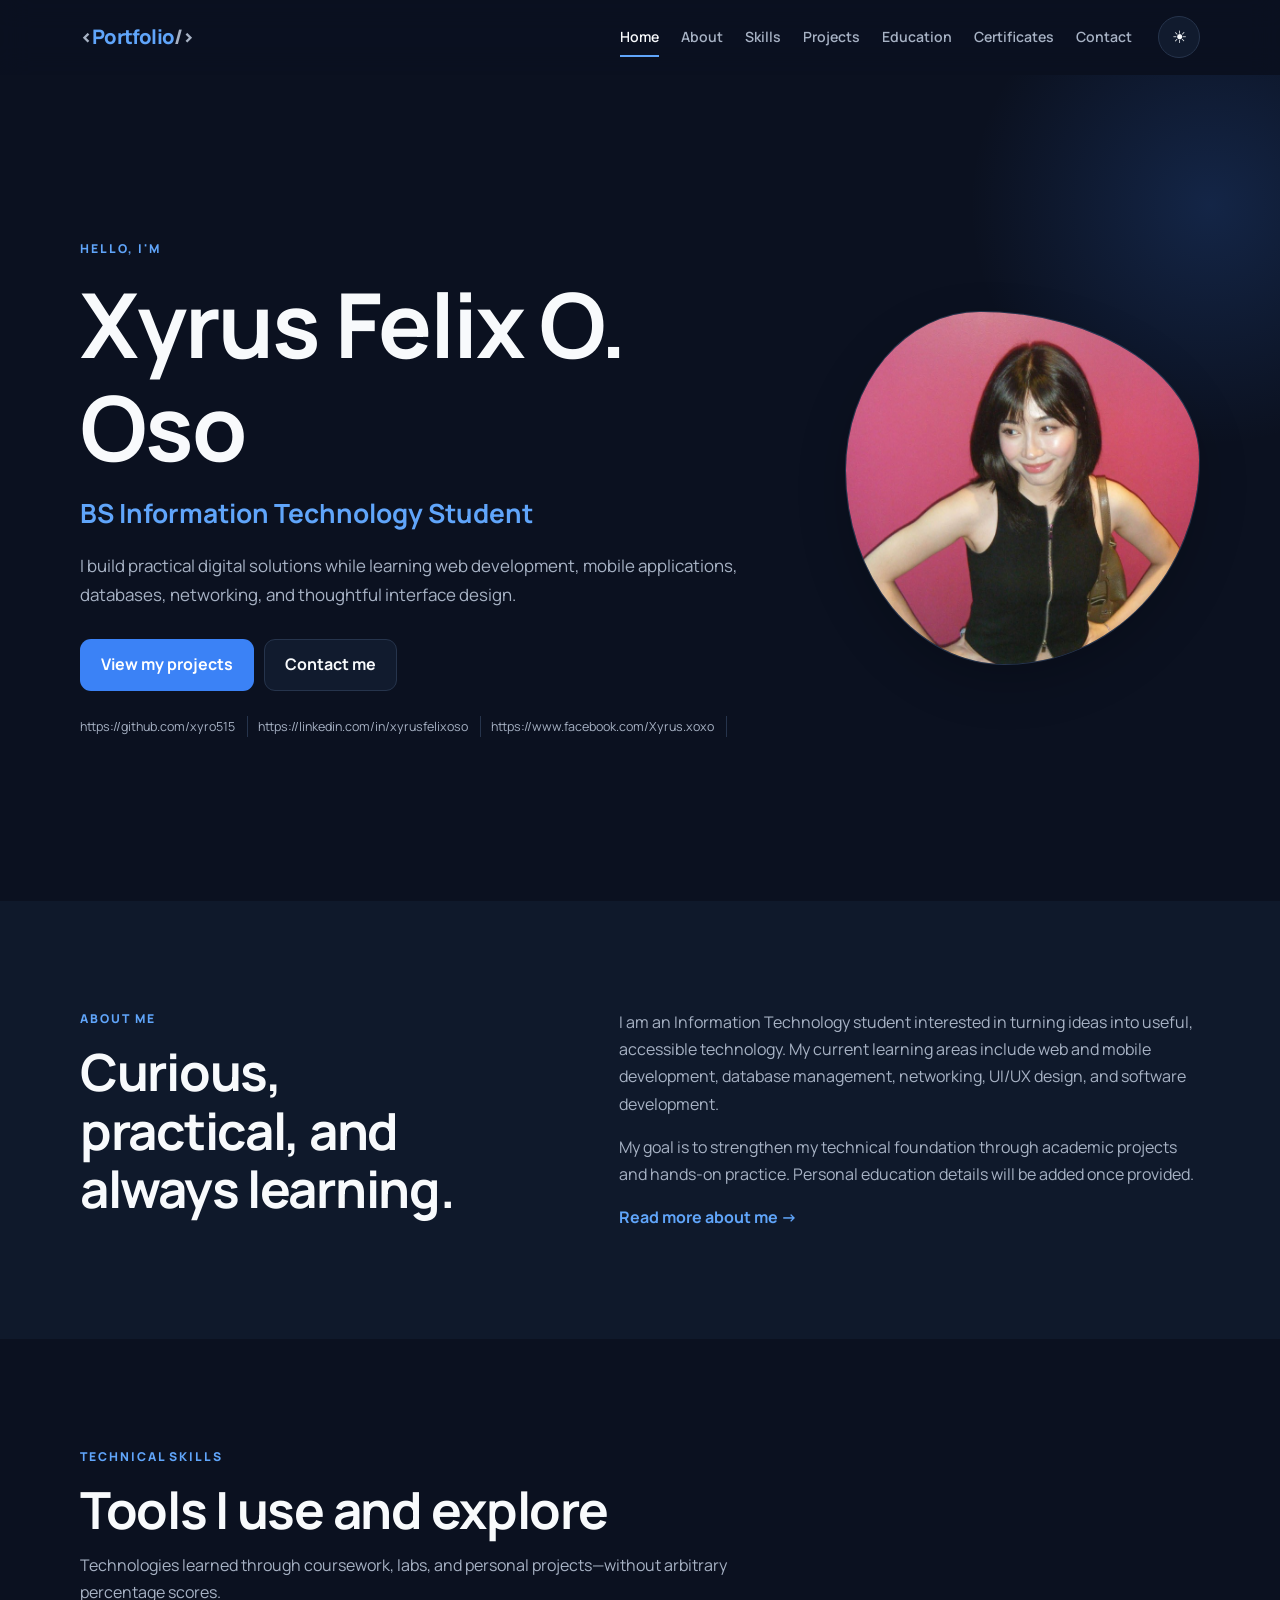
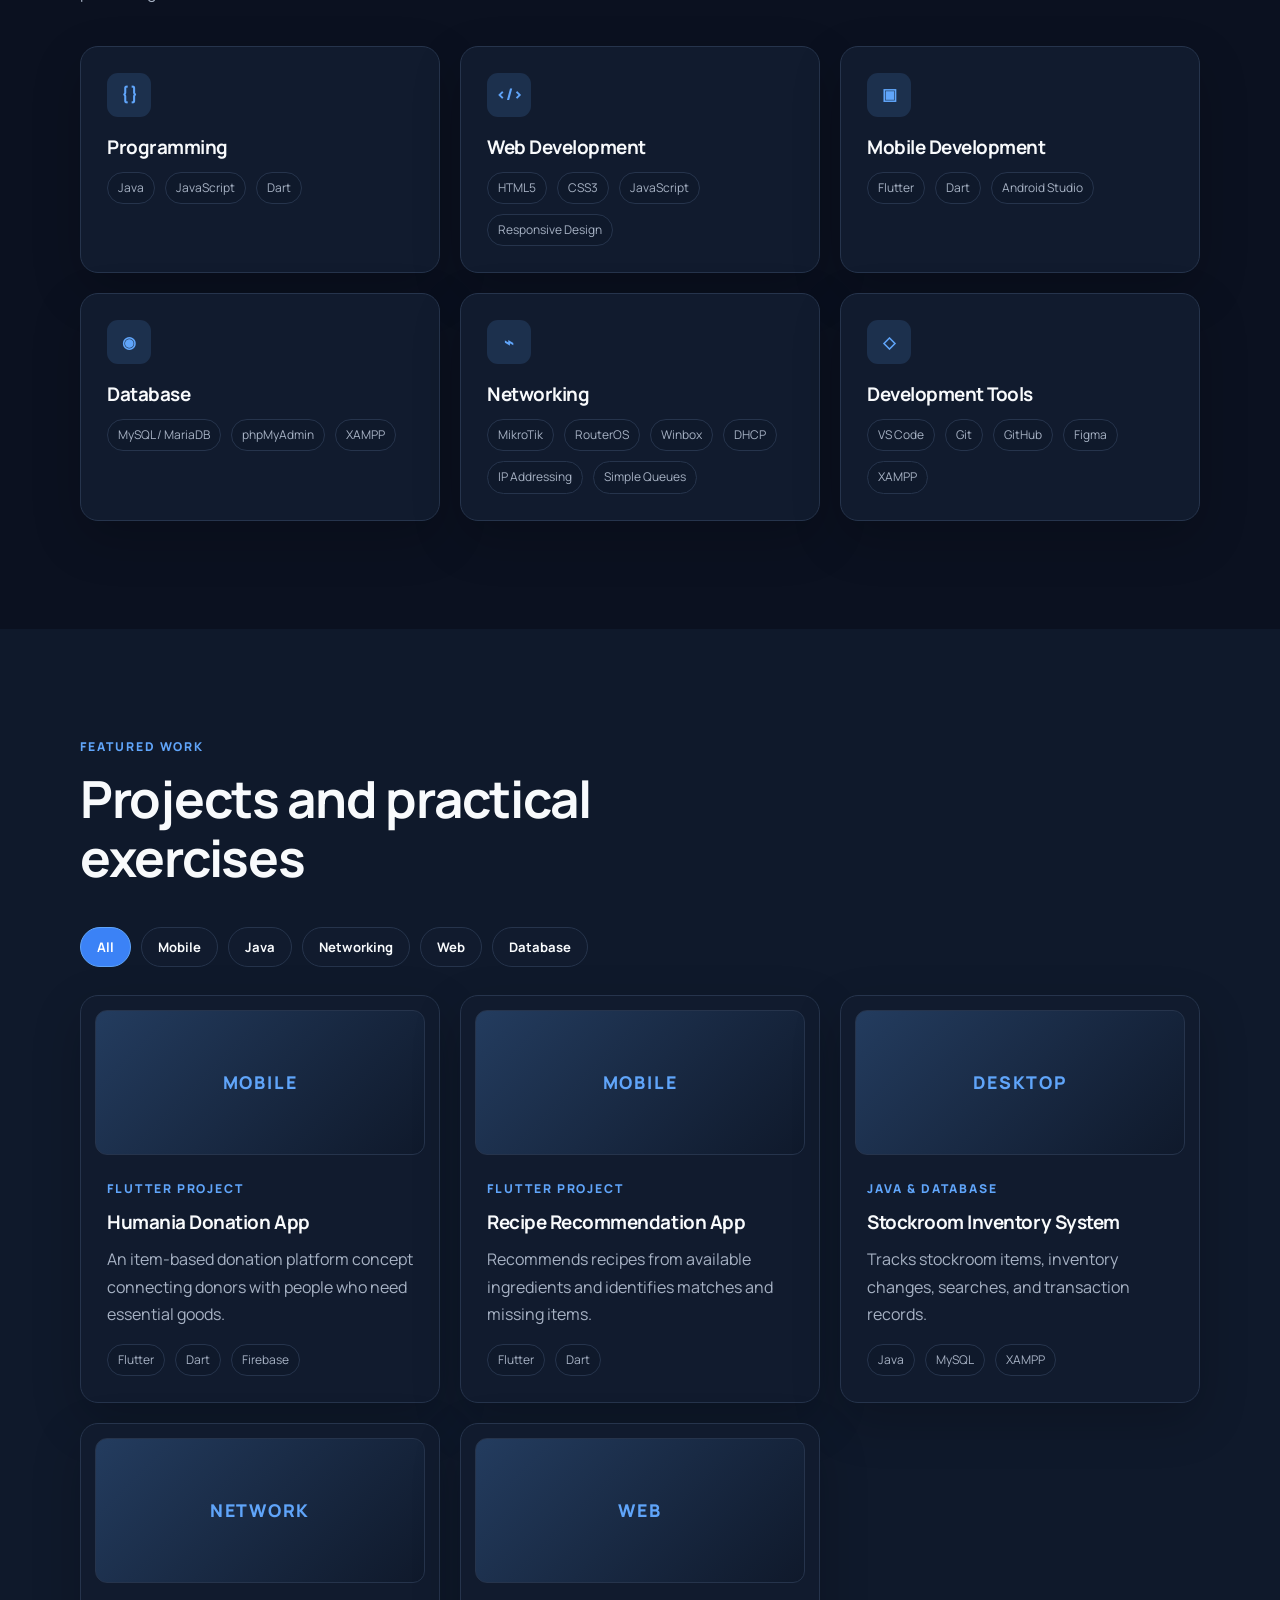
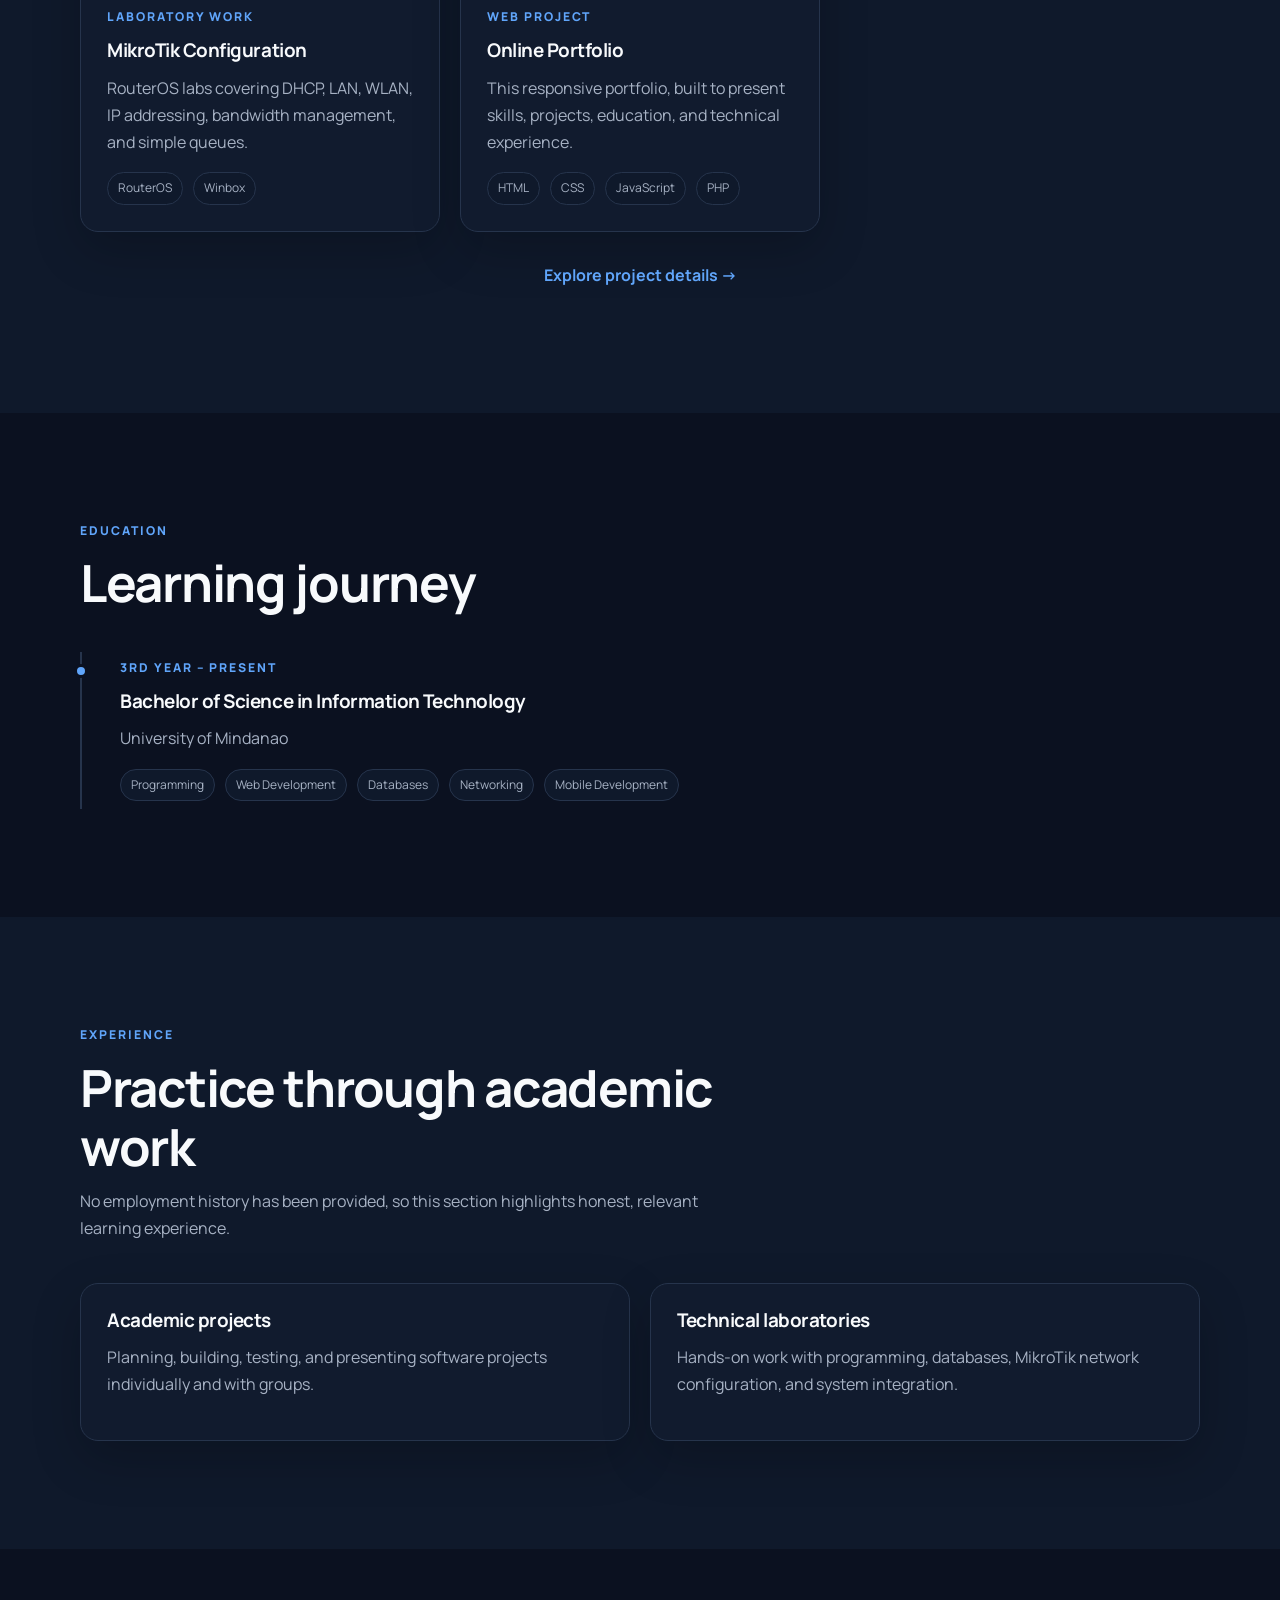
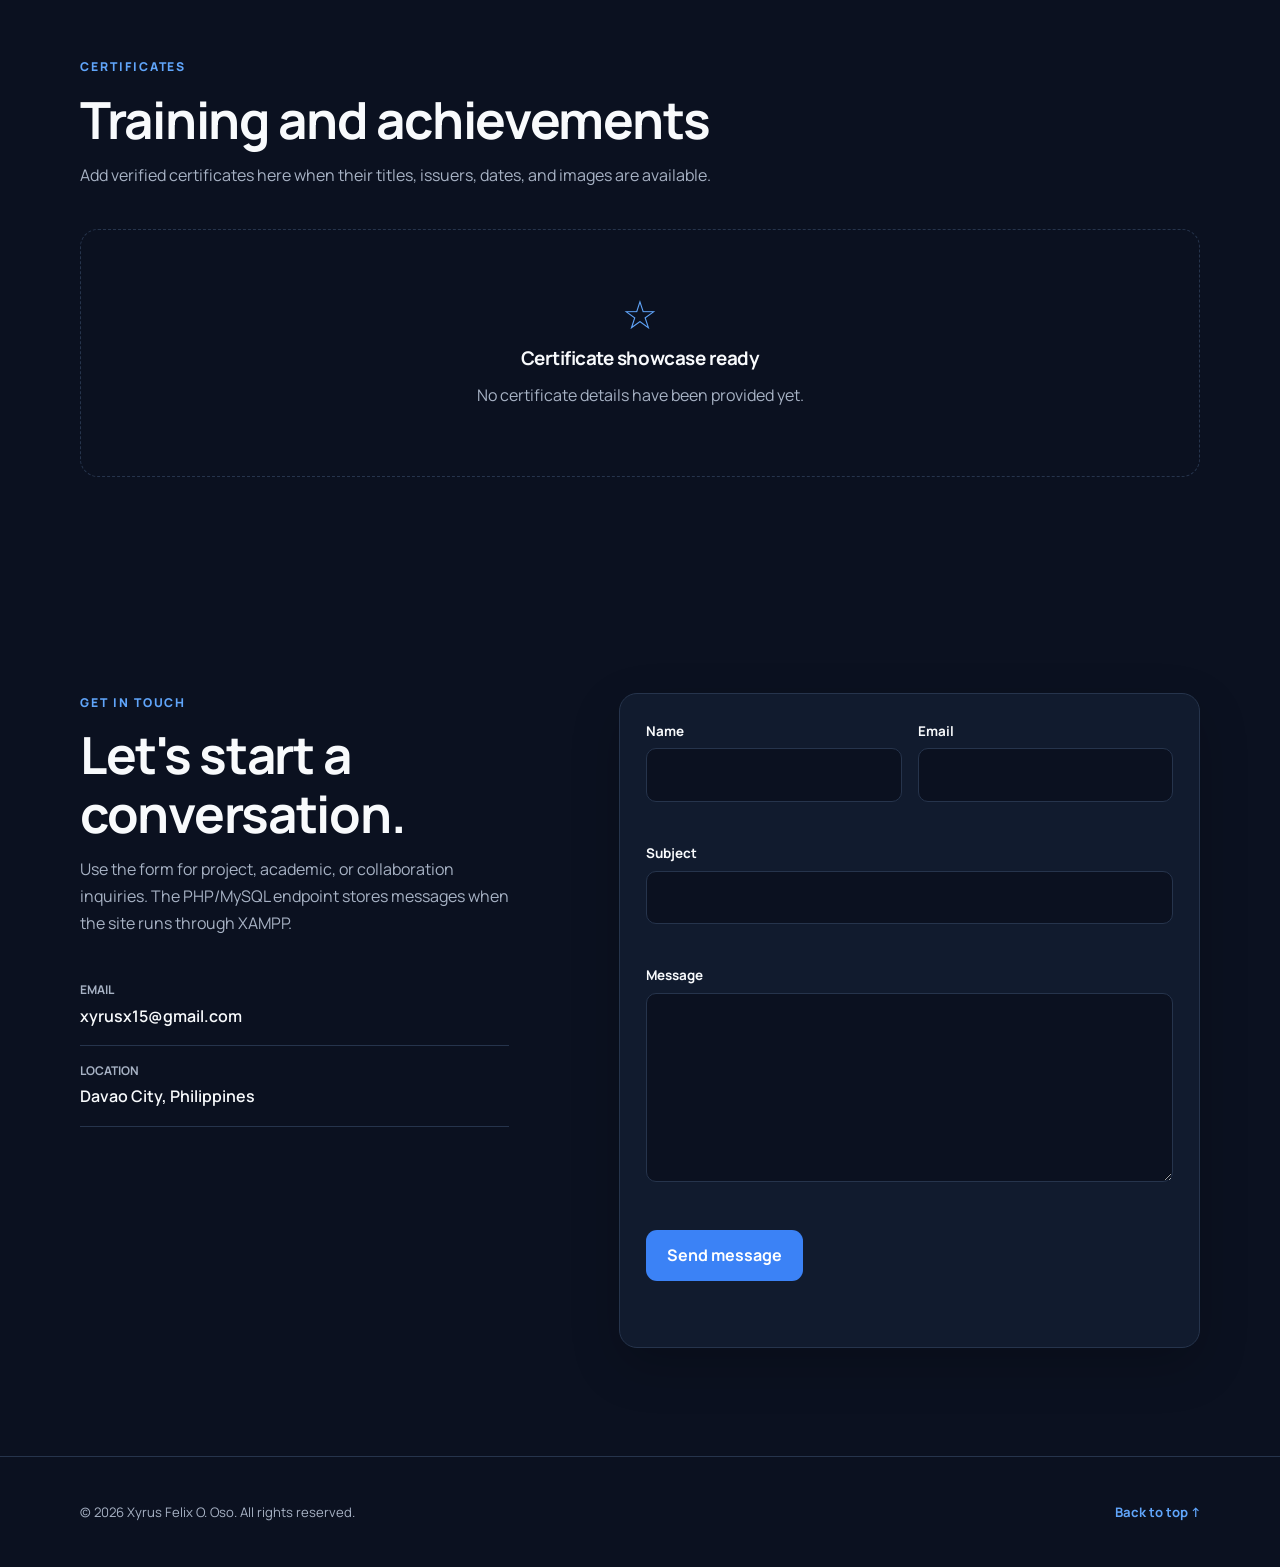
<file: index.html>
<!DOCTYPE html>
<html lang="en" data-theme="dark">
<head>
  <meta charset="UTF-8">
  <meta name="viewport" content="width=device-width, initial-scale=1.0">
  <meta name="description" content="Portfolio of Xyrus Felix O. Oso, a BS Information Technology student focused on practical digital solutions.">
  <meta name="author" content="Xyrus Felix O. Oso">
  <meta name="keywords" content="IT student, web development, mobile development, networking, portfolio">
  <meta property="og:title" content="Xyrus Felix O. Oso | IT Portfolio">
  <meta property="og:description" content="Projects, skills, and academic experience of a BS Information Technology student.">
  <meta property="og:type" content="website">
  <meta name="theme-color" content="#0f172a">
  <title>Xyrus Felix O. Oso | IT Portfolio</title>
  <link rel="stylesheet" href="css/style.css?v=2">
  <script>document.documentElement.dataset.theme=localStorage.getItem('portfolio-theme')||'dark';</script>
</head>
<body>
  <a class="skip-link" href="#main-content">Skip to content</a>
  <header class="site-header" id="top">
    <nav class="navbar container" aria-label="Primary navigation">
      <a class="logo" href="index.html" aria-label="Portfolio home">&lt;<span>Portfolio</span>/&gt;</a>
      <button class="menu-toggle" type="button" aria-expanded="false" aria-controls="nav-links" aria-label="Open navigation menu"><span></span><span></span><span></span></button>
      <div class="nav-links" id="nav-links">
        <a class="active" href="#home">Home</a><a href="#about">About</a><a href="#skills">Skills</a><a href="#projects">Projects</a><a href="#education">Education</a><a href="#certificates">Certificates</a><a href="#contact">Contact</a>
      </div>
      <button class="theme-toggle" type="button" aria-label="Switch to light theme" title="Change color theme"><span aria-hidden="true">☀</span></button>
    </nav>
  </header>

  <main id="main-content">
    <section class="hero section" id="home">
      <div class="container hero-grid">
        <div class="hero-copy reveal">
          <p class="eyebrow">Hello, I'm</p>
          <h1>Xyrus Felix O. Oso</h1>
          <p class="hero-title">BS Information Technology Student</p>
          <p>I build practical digital solutions while learning web development, mobile applications, databases, networking, and thoughtful interface design.</p>
          <div class="button-row"><a class="button primary" href="#projects">View my projects</a><a class="button secondary" href="#contact">Contact me</a></div>
          <div class="social-links" aria-label="Social links"><a href="https://github.com/xyro515">https://github.com/xyro515</a><a href="https://linkedin.com/in/xyrusfelixoso">https://linkedin.com/in/xyrusfelixoso</a><a href="https://www.facebook.com/Xyrus.xoxo">https://www.facebook.com/Xyrus.xoxo</a></div>
        </div>
        <div class="profile-photo reveal"><img src="images/profile/profile.jpg" alt="Profile portrait of Xyrus Felix O. Oso"></div>
      </div>
    </section>

    <section class="section alternate" id="about">
      <div class="container split reveal">
        <div><p class="eyebrow">About me</p><h2>Curious, practical, and always learning.</h2></div>
        <div><p>I am an Information Technology student interested in turning ideas into useful, accessible technology. My current learning areas include web and mobile development, database management, networking, UI/UX design, and software development.</p><p>My goal is to strengthen my technical foundation through academic projects and hands-on practice. Personal education details will be added once provided.</p><a class="text-link" href="about.html">Read more about me →</a></div>
      </div>
    </section>

    <section class="section" id="skills">
      <div class="container"><div class="section-heading reveal"><p class="eyebrow">Technical skills</p><h2>Tools I use and explore</h2><p>Technologies learned through coursework, labs, and personal projects—without arbitrary percentage scores.</p></div>
        <div class="card-grid skills-grid">
          <article class="card reveal"><span class="card-icon">{ }</span><h3>Programming</h3><div class="badges"><span>Java</span><span>JavaScript</span><span>Dart</span></div></article>
          <article class="card reveal"><span class="card-icon">&lt;/&gt;</span><h3>Web Development</h3><div class="badges"><span>HTML5</span><span>CSS3</span><span>JavaScript</span><span>Responsive Design</span></div></article>
          <article class="card reveal"><span class="card-icon">▣</span><h3>Mobile Development</h3><div class="badges"><span>Flutter</span><span>Dart</span><span>Android Studio</span></div></article>
          <article class="card reveal"><span class="card-icon">◉</span><h3>Database</h3><div class="badges"><span>MySQL / MariaDB</span><span>phpMyAdmin</span><span>XAMPP</span></div></article>
          <article class="card reveal"><span class="card-icon">⌁</span><h3>Networking</h3><div class="badges"><span>MikroTik</span><span>RouterOS</span><span>Winbox</span><span>DHCP</span><span>IP Addressing</span><span>Simple Queues</span></div></article>
          <article class="card reveal"><span class="card-icon">◇</span><h3>Development Tools</h3><div class="badges"><span>VS Code</span><span>Git</span><span>GitHub</span><span>Figma</span><span>XAMPP</span></div></article>
        </div>
      </div>
    </section>

    <section class="section alternate" id="projects">
      <div class="container"><div class="section-heading reveal"><p class="eyebrow">Featured work</p><h2>Projects and practical exercises</h2></div>
        <div class="filters reveal" role="group" aria-label="Filter projects"><button class="filter active" type="button" data-filter="all">All</button><button class="filter" type="button" data-filter="mobile">Mobile</button><button class="filter" type="button" data-filter="java">Java</button><button class="filter" type="button" data-filter="networking">Networking</button><button class="filter" type="button" data-filter="web">Web</button><button class="filter" type="button" data-filter="database">Database</button></div>
        <div class="card-grid project-grid">
          <article class="card project-card reveal" data-categories="mobile"><div class="project-visual">Mobile</div><p class="eyebrow">Flutter project</p><h3>Humania Donation App</h3><p>An item-based donation platform concept connecting donors with people who need essential goods.</p><div class="badges"><span>Flutter</span><span>Dart</span><span>Firebase</span></div></article>
          <article class="card project-card reveal" data-categories="mobile"><div class="project-visual">Mobile</div><p class="eyebrow">Flutter project</p><h3>Recipe Recommendation App</h3><p>Recommends recipes from available ingredients and identifies matches and missing items.</p><div class="badges"><span>Flutter</span><span>Dart</span></div></article>
          <article class="card project-card reveal" data-categories="java database"><div class="project-visual">Desktop</div><p class="eyebrow">Java & database</p><h3>Stockroom Inventory System</h3><p>Tracks stockroom items, inventory changes, searches, and transaction records.</p><div class="badges"><span>Java</span><span>MySQL</span><span>XAMPP</span></div></article>
          <article class="card project-card reveal" data-categories="networking"><div class="project-visual">Network</div><p class="eyebrow">Laboratory work</p><h3>MikroTik Configuration</h3><p>RouterOS labs covering DHCP, LAN, WLAN, IP addressing, bandwidth management, and simple queues.</p><div class="badges"><span>RouterOS</span><span>Winbox</span></div></article>
          <article class="card project-card reveal" data-categories="web database"><div class="project-visual">Web</div><p class="eyebrow">Web project</p><h3>Online Portfolio</h3><p>This responsive portfolio, built to present skills, projects, education, and technical experience.</p><div class="badges"><span>HTML</span><span>CSS</span><span>JavaScript</span><span>PHP</span></div></article>
        </div><p class="center"><a class="text-link" href="projects.html">Explore project details →</a></p>
      </div>
    </section>

    <section class="section" id="education"><div class="container"><div class="section-heading reveal"><p class="eyebrow">Education</p><h2>Learning journey</h2></div><article class="timeline-item reveal"><div class="timeline-marker"></div><p class="eyebrow">3rd Year – Present</p><h3>Bachelor of Science in Information Technology</h3><p>University of Mindanao</p><div class="badges"><span>Programming</span><span>Web Development</span><span>Databases</span><span>Networking</span><span>Mobile Development</span></div></article></div></section>

    <section class="section alternate" id="experience"><div class="container"><div class="section-heading reveal"><p class="eyebrow">Experience</p><h2>Practice through academic work</h2><p>No employment history has been provided, so this section highlights honest, relevant learning experience.</p></div><div class="content-grid"><article class="card reveal"><h3>Academic projects</h3><p>Planning, building, testing, and presenting software projects individually and with groups.</p></article><article class="card reveal"><h3>Technical laboratories</h3><p>Hands-on work with programming, databases, MikroTik network configuration, and system integration.</p></article></div></div></section>

    <section class="section" id="certificates"><div class="container"><div class="section-heading reveal"><p class="eyebrow">Certificates</p><h2>Training and achievements</h2><p>Add verified certificates here when their titles, issuers, dates, and images are available.</p></div><div class="empty-state reveal"><span aria-hidden="true">☆</span><h3>Certificate showcase ready</h3><p>No certificate details have been provided yet.</p></div></div></section>

    <section class="section" id="contact"><div class="container contact-grid">
      <div class="reveal"><p class="eyebrow">Get in touch</p><h2>Let's start a conversation.</h2><p>Use the form for project, academic, or collaboration inquiries. The PHP/MySQL endpoint stores messages when the site runs through XAMPP.</p><dl class="contact-list"><div><dt>Email</dt><dd>xyrusx15@gmail.com</dd></div><div><dt>Location</dt><dd>Davao City, Philippines</dd></div></dl></div>
      <form class="contact-form card reveal" action="php/contact.php" method="post" novalidate>
        <div class="form-row"><div class="field"><label for="name">Name</label><input id="name" name="name" type="text" maxlength="100" autocomplete="name" required><small class="error" id="name-error"></small></div><div class="field"><label for="email">Email</label><input id="email" name="email" type="email" maxlength="150" autocomplete="email" required><small class="error" id="email-error"></small></div></div>
        <div class="field"><label for="subject">Subject</label><input id="subject" name="subject" type="text" maxlength="200" required><small class="error" id="subject-error"></small></div>
        <div class="field"><label for="message">Message</label><textarea id="message" name="message" rows="6" minlength="10" maxlength="5000" required></textarea><small class="error" id="message-error"></small></div>
        <button class="button primary" type="submit">Send message</button><p class="form-status" role="status" aria-live="polite"></p>
      </form>
    </div></section>
  </main>
  <footer class="site-footer"><div class="container footer-inner"><p>© 2026 Xyrus Felix O. Oso. All rights reserved.</p><a href="#top">Back to top ↑</a></div></footer>
  <button class="back-to-top" type="button" aria-label="Back to top">↑</button>
  <script src="js/script.js"></script>
</body>
</html>
</file>
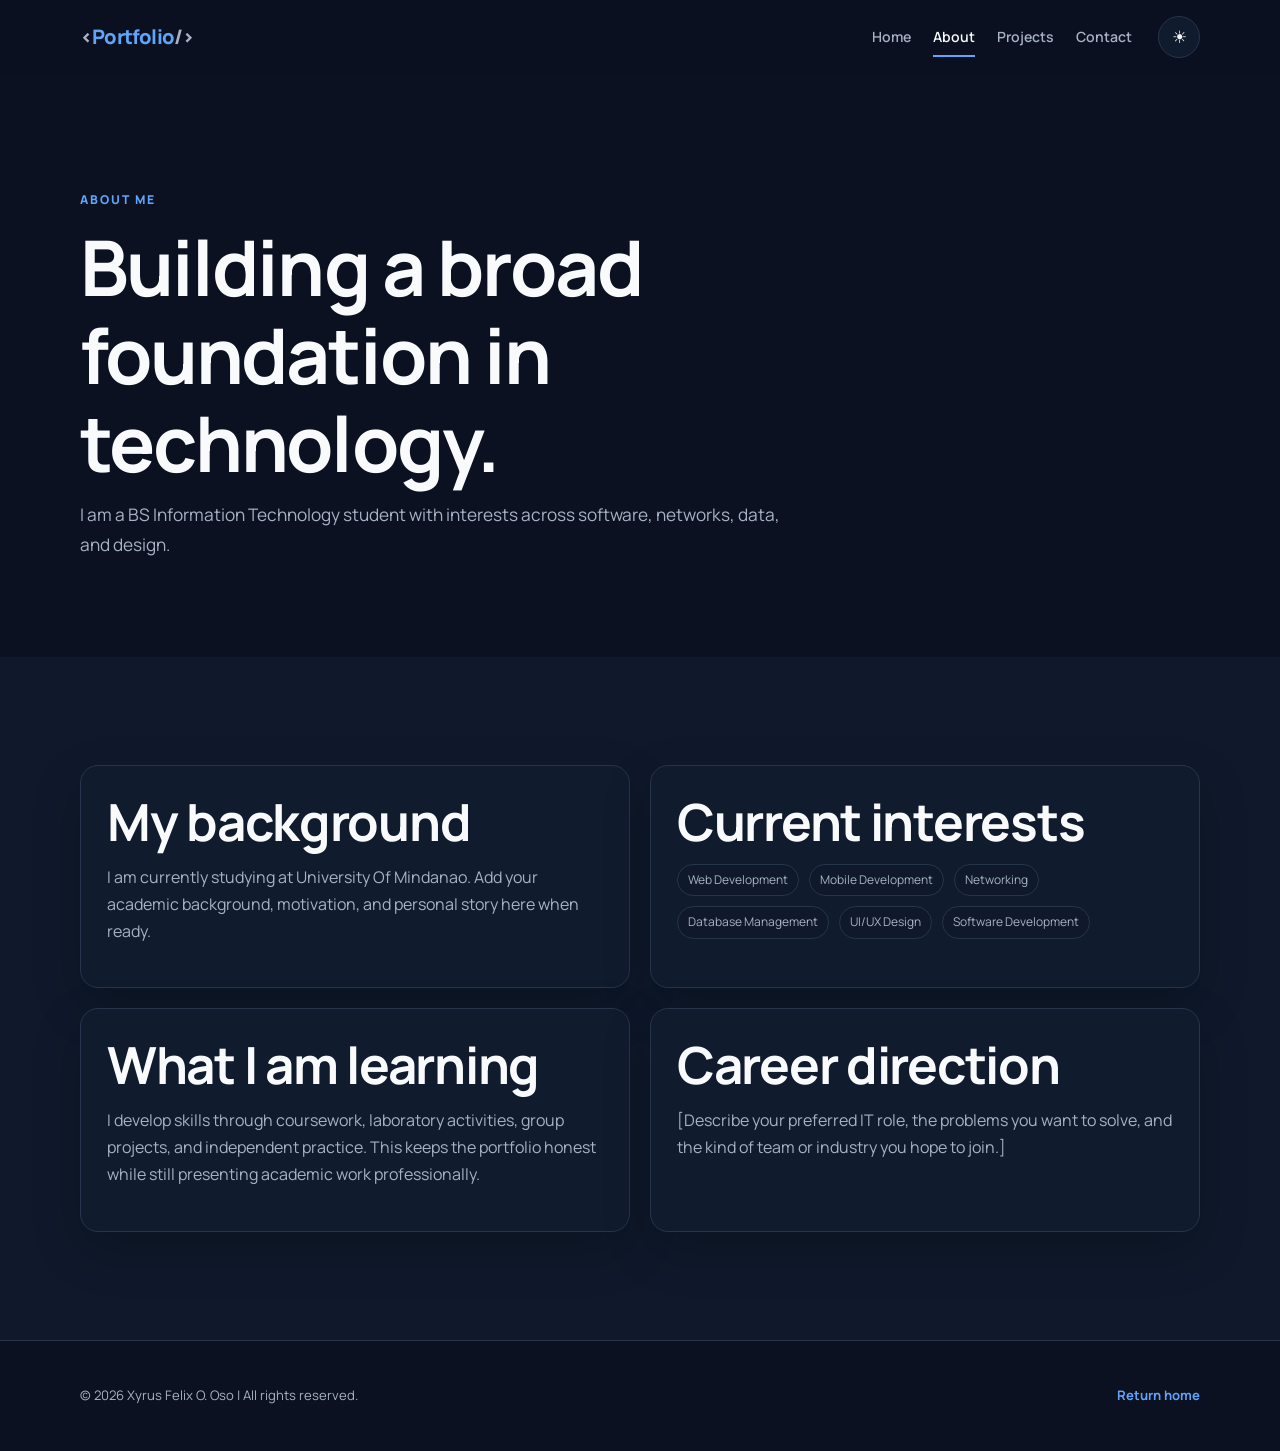
<file: about.html>
<!DOCTYPE html>
<html lang="en" data-theme="dark">
<head><meta charset="UTF-8"><meta name="viewport" content="width=device-width, initial-scale=1.0"><meta name="description" content="About Xyrus Felix O. Oso, a BS Information Technology student."><title>About | Xyrus Felix Oso</title><link rel="stylesheet" href="css/style.css?v=2"><script>document.documentElement.dataset.theme=localStorage.getItem('portfolio-theme')||'dark';</script></head>
<body><a class="skip-link" href="#main-content">Skip to content</a>
<header class="site-header"><nav class="navbar container" aria-label="Primary navigation"><a class="logo" href="index.html">&lt;<span>Portfolio</span>/&gt;</a><button class="menu-toggle" type="button" aria-expanded="false" aria-controls="nav-links" aria-label="Open navigation menu"><span></span><span></span><span></span></button><div class="nav-links" id="nav-links"><a href="index.html">Home</a><a class="active" href="about.html">About</a><a href="projects.html">Projects</a><a href="contact.html">Contact</a></div><button class="theme-toggle" type="button" aria-label="Switch to light theme"><span aria-hidden="true">☀</span></button></nav></header>
<main id="main-content"><section class="page-hero section"><div class="container"><p class="eyebrow">About me</p><h1>Building a broad foundation in technology.</h1><p>I am a BS Information Technology student with interests across software, networks, data, and design.</p></div></section><section class="section alternate"><div class="container content-grid"><article class="card"><h2>My background</h2><p>I am currently studying at University Of Mindanao. Add your academic background, motivation, and personal story here when ready.</p></article><article class="card"><h2>Current interests</h2><div class="badges"><span>Web Development</span><span>Mobile Development</span><span>Networking</span><span>Database Management</span><span>UI/UX Design</span><span>Software Development</span></div></article><article class="card"><h2>What I am learning</h2><p>I develop skills through coursework, laboratory activities, group projects, and independent practice. This keeps the portfolio honest while still presenting academic work professionally.</p></article><article class="card"><h2>Career direction</h2><p>[Describe your preferred IT role, the problems you want to solve, and the kind of team or industry you hope to join.]</p></article></div></section></main>
<footer class="site-footer"><div class="container footer-inner"><p>© 2026 Xyrus Felix O. Oso | All rights reserved.</p><a href="index.html">Return home</a></div></footer><script src="js/script.js"></script></body></html>
</file>
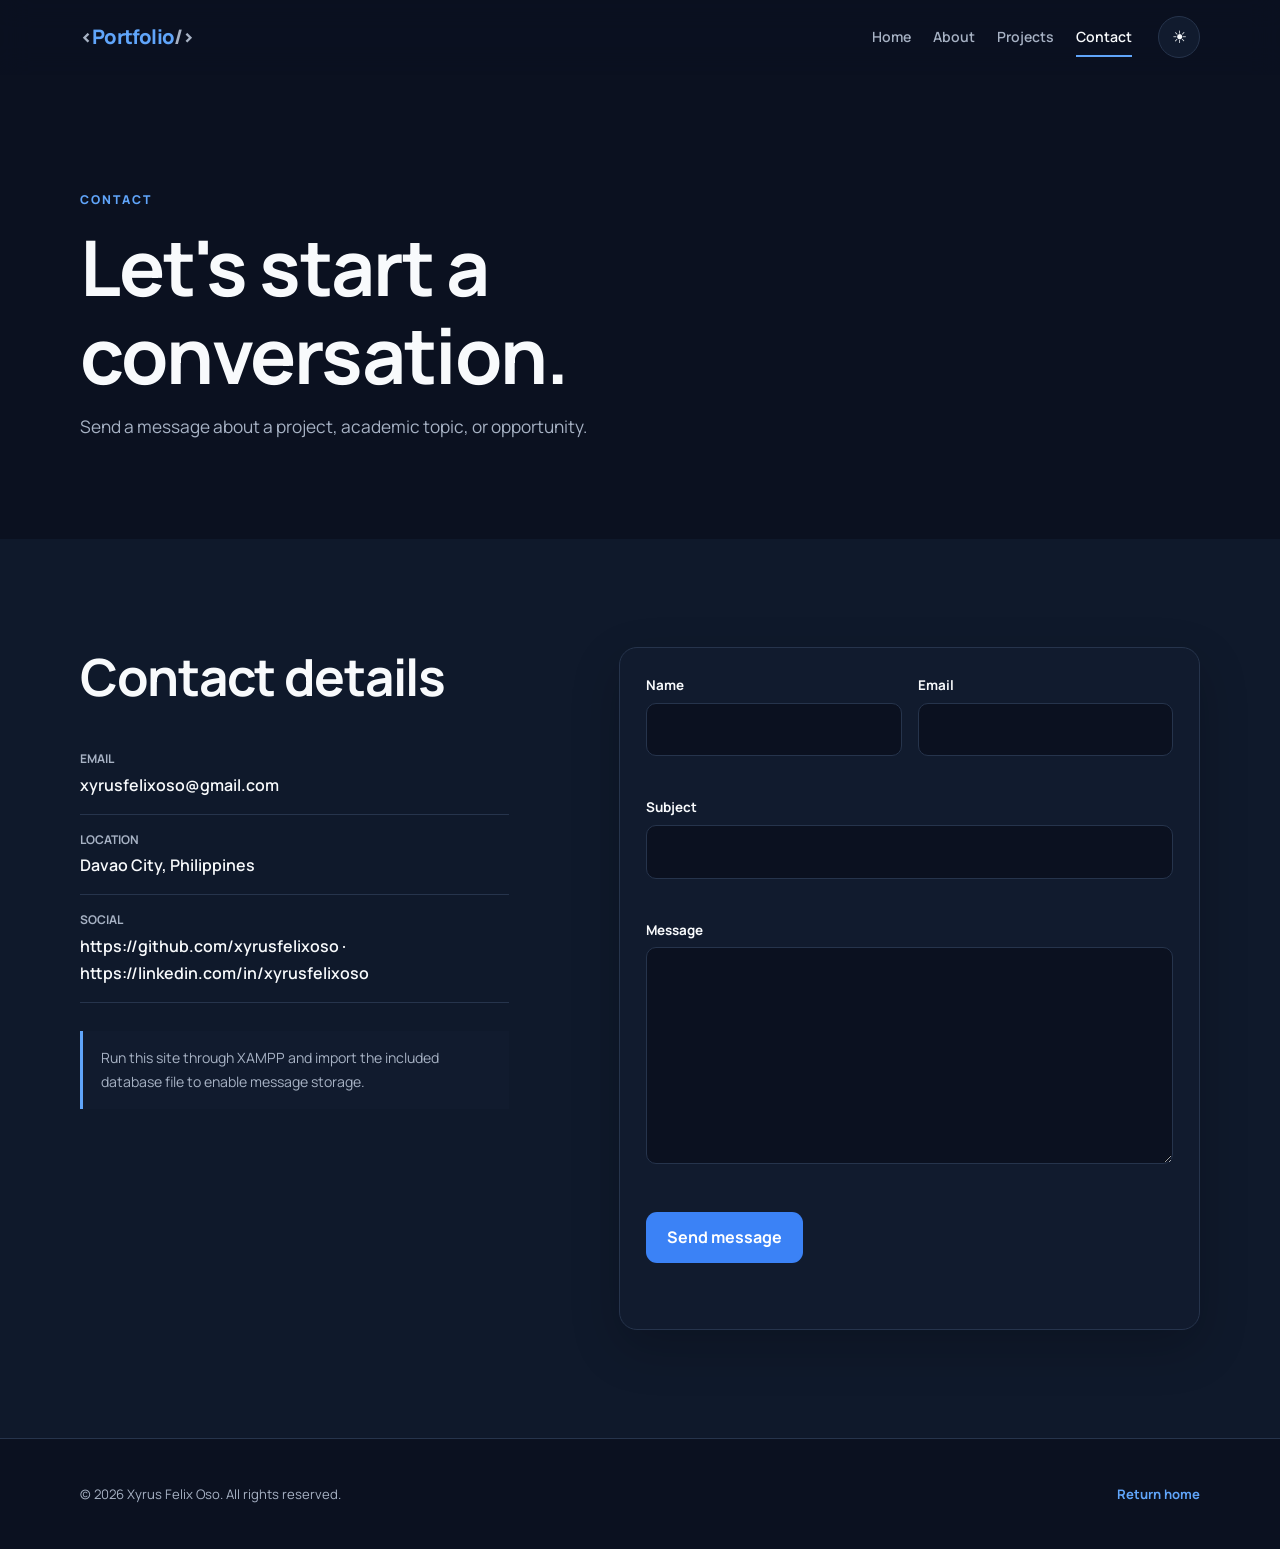
<file: contact.html>
<!DOCTYPE html>
<html lang="en" data-theme="dark">
<head>
  <meta charset="UTF-8">
  <meta name="viewport" content="width=device-width, initial-scale=1.0">
  <meta name="description" content="Contact Xyrus Felix Oso.">
  <title>Contact | Xyrus Felix Oso</title>
  <link rel="stylesheet" href="css/style.css?v=2">
  <script>document.documentElement.dataset.theme = localStorage.getItem('portfolio-theme') || 'dark';</script>
</head>
<body>
  <a class="skip-link" href="#main-content">Skip to content</a>
  <header class="site-header">
    <nav class="navbar container" aria-label="Primary navigation">
      <a class="logo" href="index.html">&lt;<span>Portfolio</span>/&gt;</a>
      <button class="menu-toggle" type="button" aria-expanded="false" aria-controls="nav-links" aria-label="Open navigation menu"><span></span><span></span><span></span></button>
      <div class="nav-links" id="nav-links">
        <a href="index.html">Home</a>
        <a href="about.html">About</a>
        <a href="projects.html">Projects</a>
        <a class="active" href="contact.html">Contact</a>
      </div>
      <button class="theme-toggle" type="button" aria-label="Switch to light theme"><span aria-hidden="true">☀</span></button>
    </nav>
  </header>
  <main id="main-content">
    <section class="page-hero section">
      <div class="container">
        <p class="eyebrow">Contact</p>
        <h1>Let's start a conversation.</h1>
        <p>Send a message about a project, academic topic, or opportunity.</p>
      </div>
    </section>
    <section class="section alternate">
      <div class="container contact-grid">
        <div>
          <h2>Contact details</h2>
          <dl class="contact-list">
            <div><dt>Email</dt><dd>xyrusfelixoso@gmail.com</dd></div>
            <div><dt>Location</dt><dd>Davao City, Philippines</dd></div>
            <div><dt>Social</dt><dd>https://github.com/xyrusfelixoso · https://linkedin.com/in/xyrusfelixoso</dd></div>
          </dl>
          <p class="note">Run this site through XAMPP and import the included database file to enable message storage.</p>
        </div>
        <form class="contact-form card" action="php/contact.php" method="post" novalidate>
          <div class="form-row">
            <div class="field">
              <label for="name">Name</label>
              <input id="name" name="name" type="text" maxlength="100" autocomplete="name" required>
              <small class="error" id="name-error"></small>
            </div>
            <div class="field">
              <label for="email">Email</label>
              <input id="email" name="email" type="email" maxlength="150" autocomplete="email" required>
              <small class="error" id="email-error"></small>
            </div>
          </div>
          <div class="field">
            <label for="subject">Subject</label>
            <input id="subject" name="subject" type="text" maxlength="200" required>
            <small class="error" id="subject-error"></small>
          </div>
          <div class="field">
            <label for="message">Message</label>
            <textarea id="message" name="message" rows="7" minlength="10" maxlength="5000" required></textarea>
            <small class="error" id="message-error"></small>
          </div>
          <button class="button primary" type="submit">Send message</button>
          <p class="form-status" role="status" aria-live="polite"></p>
        </form>
      </div>
    </section>
  </main>
  <footer class="site-footer">
    <div class="container footer-inner">
      <p>© 2026 Xyrus Felix Oso. All rights reserved.</p>
      <a href="index.html">Return home</a>
    </div>
  </footer>
  <script src="js/script.js"></script>
</body>
</html>
</file>
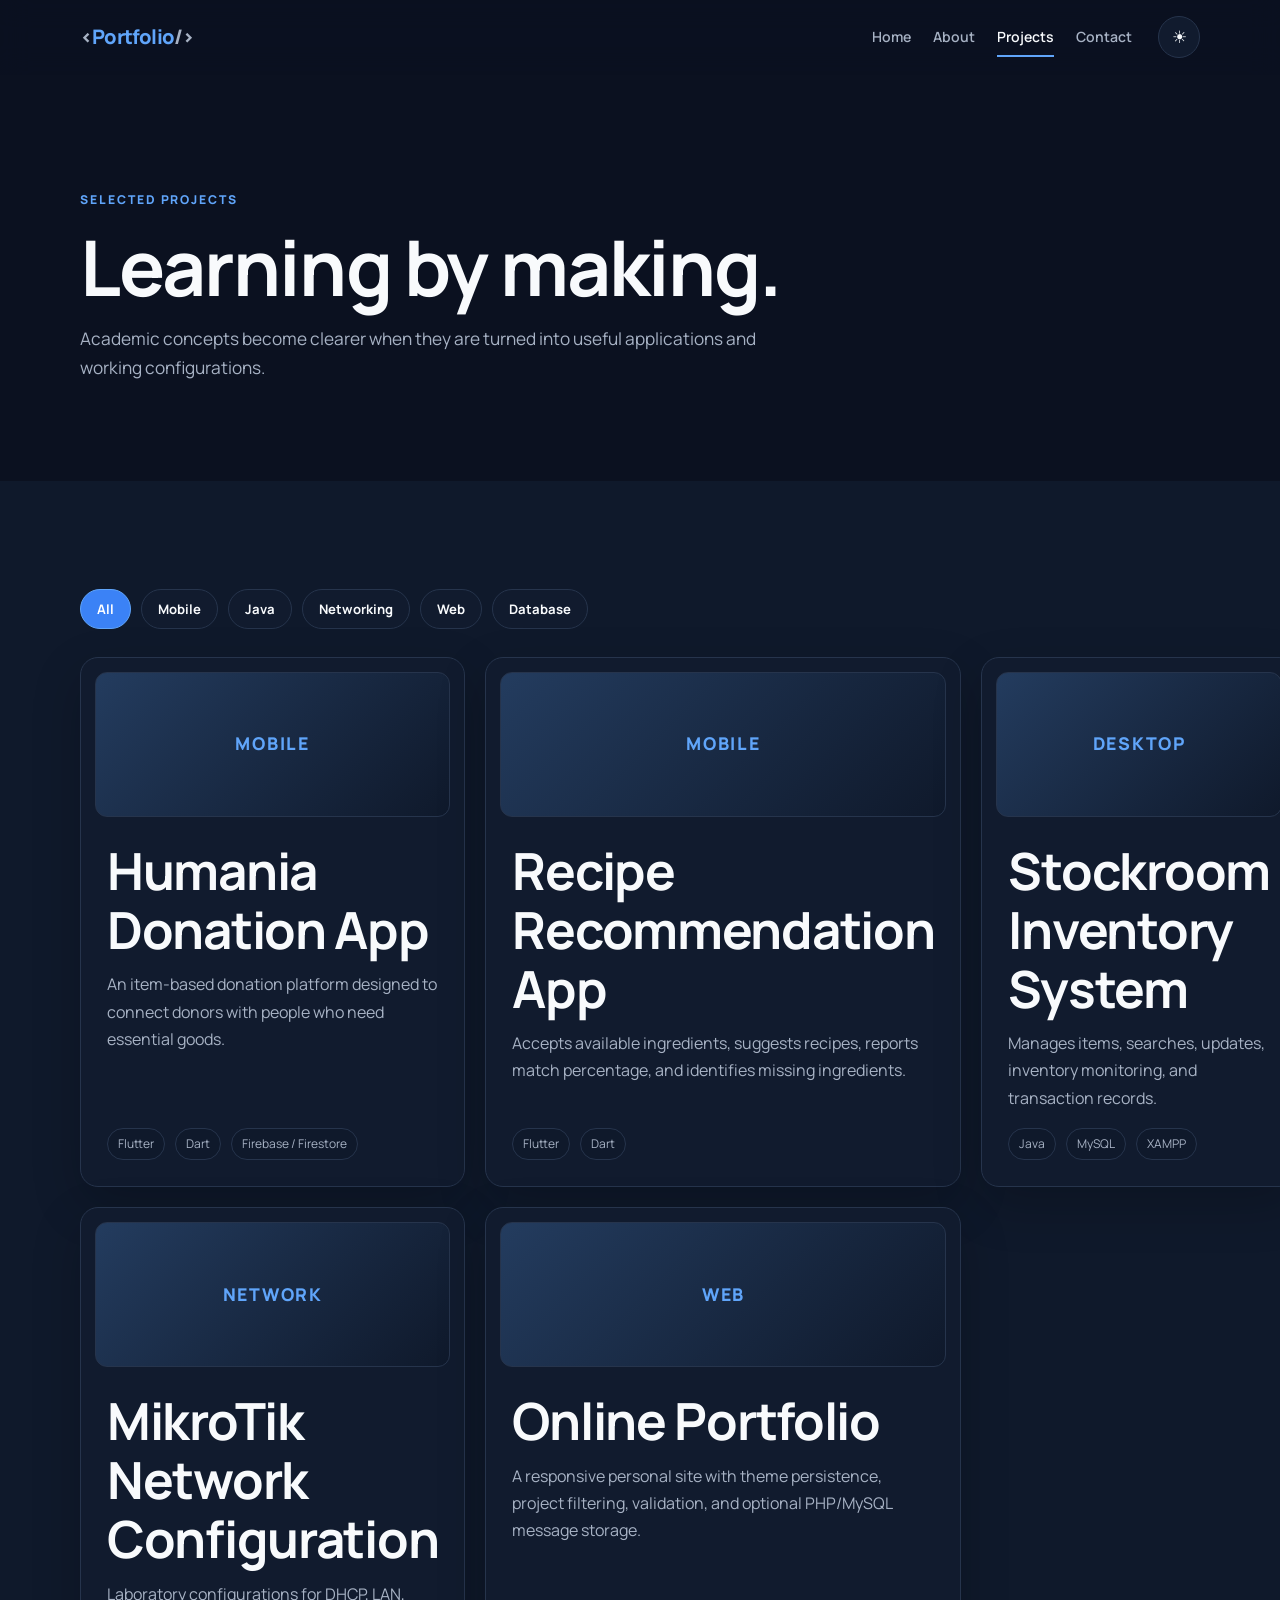
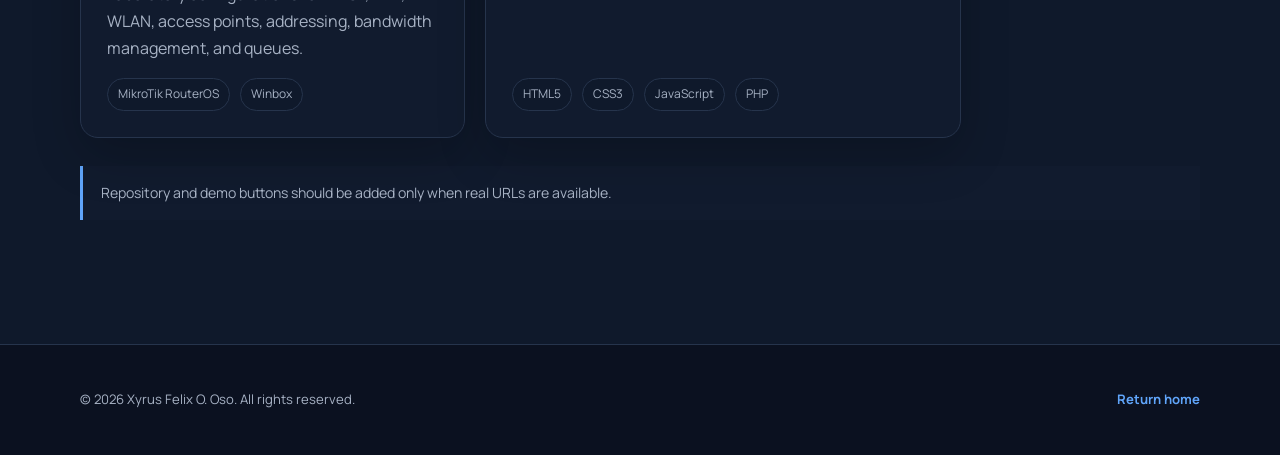
<file: projects.html>
<!DOCTYPE html>
<html lang="en" data-theme="dark">
<head>
  <meta charset="UTF-8"><meta name="viewport" content="width=device-width, initial-scale=1.0">
  <meta name="description" content="Academic and technical projects by Xyrus Felix O. Oso.">
  <title>Projects | Xyrus Felix O. Oso</title><link rel="stylesheet" href="css/style.css?v=2">
  <script>document.documentElement.dataset.theme=localStorage.getItem('portfolio-theme')||'dark';</script>
</head>
<body><a class="skip-link" href="#main-content">Skip to content</a>
<header class="site-header"><nav class="navbar container" aria-label="Primary navigation"><a class="logo" href="index.html">&lt;<span>Portfolio</span>/&gt;</a><button class="menu-toggle" type="button" aria-expanded="false" aria-controls="nav-links" aria-label="Open navigation menu"><span></span><span></span><span></span></button><div class="nav-links" id="nav-links"><a href="index.html">Home</a><a href="about.html">About</a><a class="active" href="projects.html">Projects</a><a href="contact.html">Contact</a></div><button class="theme-toggle" type="button" aria-label="Switch to light theme"><span aria-hidden="true">☀</span></button></nav></header>
<main id="main-content">
  <section class="page-hero section"><div class="container"><p class="eyebrow">Selected projects</p><h1>Learning by making.</h1><p>Academic concepts become clearer when they are turned into useful applications and working configurations.</p></div></section>
  <section class="section alternate"><div class="container">
    <div class="filters" role="group" aria-label="Filter projects"><button class="filter active" type="button" data-filter="all">All</button><button class="filter" type="button" data-filter="mobile">Mobile</button><button class="filter" type="button" data-filter="java">Java</button><button class="filter" type="button" data-filter="networking">Networking</button><button class="filter" type="button" data-filter="web">Web</button><button class="filter" type="button" data-filter="database">Database</button></div>
    <div class="card-grid project-grid">
      <article class="card project-card" data-categories="mobile"><div class="project-visual">Mobile</div><h2>Humania Donation App</h2><p>An item-based donation platform designed to connect donors with people who need essential goods.</p><div class="badges"><span>Flutter</span><span>Dart</span><span>Firebase / Firestore</span></div></article>
      <article class="card project-card" data-categories="mobile"><div class="project-visual">Mobile</div><h2>Recipe Recommendation App</h2><p>Accepts available ingredients, suggests recipes, reports match percentage, and identifies missing ingredients.</p><div class="badges"><span>Flutter</span><span>Dart</span></div></article>
      <article class="card project-card" data-categories="java database"><div class="project-visual">Desktop</div><h2>Stockroom Inventory System</h2><p>Manages items, searches, updates, inventory monitoring, and transaction records.</p><div class="badges"><span>Java</span><span>MySQL</span><span>XAMPP</span></div></article>
      <article class="card project-card" data-categories="networking"><div class="project-visual">Network</div><h2>MikroTik Network Configuration</h2><p>Laboratory configurations for DHCP, LAN, WLAN, access points, addressing, bandwidth management, and queues.</p><div class="badges"><span>MikroTik RouterOS</span><span>Winbox</span></div></article>
      <article class="card project-card" data-categories="web database"><div class="project-visual">Web</div><h2>Online Portfolio</h2><p>A responsive personal site with theme persistence, project filtering, validation, and optional PHP/MySQL message storage.</p><div class="badges"><span>HTML5</span><span>CSS3</span><span>JavaScript</span><span>PHP</span></div></article>
    </div><p class="note">Repository and demo buttons should be added only when real URLs are available.</p>
  </div></section>
</main>
<footer class="site-footer"><div class="container footer-inner"><p>© 2026 Xyrus Felix O. Oso. All rights reserved.</p><a href="index.html">Return home</a></div></footer><script src="js/script.js"></script></body></html>
</file>
<file: css/style.css>
@import url('https://fonts.googleapis.com/css2?family=Manrope:wght@400;500;600;700;800&display=swap');

:root {
  --background: #0b1120;
  --surface: #111b2e;
  --surface-alt: #0f192b;
  --border: #26344c;
  --accent: #60a5fa;
  --accent-strong: #3b82f6;
  --text: #f8fafc;
  --muted: #a7b2c4;
  --shadow: 0 18px 50px rgba(0, 0, 0, .2);
  --header: rgba(11, 17, 32, .88);
  --radius: 18px;
}

[data-theme="light"] {
  --background: #f8fafc;
  --surface: #ffffff;
  --surface-alt: #eef4fb;
  --border: #d8e1ec;
  --accent: #2563eb;
  --accent-strong: #1d4ed8;
  --text: #172033;
  --muted: #526176;
  --shadow: 0 18px 50px rgba(30, 64, 175, .09);
  --header: rgba(248, 250, 252, .9);
}

* { box-sizing: border-box; }
html { scroll-behavior: smooth; scroll-padding-top: 76px; }
body { margin: 0; overflow-x: hidden; font-family: Manrope, Arial, sans-serif; background: var(--background); color: var(--text); line-height: 1.7; transition: background .25s, color .25s; }
a { color: inherit; text-decoration: none; }
button, input, textarea { font: inherit; }
button { color: inherit; }
p { margin: 0 0 1rem; color: var(--muted); }
h1, h2, h3 { margin: 0 0 .8rem; line-height: 1.15; letter-spacing: -.025em; }
h1 { font-size: clamp(2.9rem, 7vw, 5.8rem); }
h2 { font-size: clamp(2rem, 4vw, 3.25rem); }
h3 { font-size: 1.18rem; }
.container { width: min(1120px, calc(100% - 40px)); margin-inline: auto; }
.section { padding: 108px 0; }
.alternate { background: var(--surface-alt); }
.skip-link { position: fixed; z-index: 999; top: 8px; left: 8px; padding: 10px 16px; background: var(--accent-strong); color: white; transform: translateY(-160%); border-radius: 8px; }
.skip-link:focus { transform: translateY(0); }
:focus-visible { outline: 3px solid var(--accent); outline-offset: 3px; }

.site-header { position: sticky; z-index: 100; top: 0; border-bottom: 1px solid transparent; background: var(--header); backdrop-filter: blur(14px); }
.site-header.scrolled { border-color: var(--border); }
.navbar { min-height: 74px; display: flex; align-items: center; gap: 26px; }
.logo { margin-right: auto; color: var(--muted); font-weight: 800; letter-spacing: -.04em; font-size: 1.25rem; }
.logo span { color: var(--accent); }
.nav-links { display: flex; align-items: center; gap: 22px; }
.nav-links a { position: relative; padding: 8px 0; color: var(--muted); font-size: .88rem; font-weight: 600; }
.nav-links a:hover, .nav-links a.active { color: var(--text); }
.nav-links a.active::after { content: ''; position: absolute; height: 2px; left: 0; right: 0; bottom: 0; background: var(--accent); }
.theme-toggle, .menu-toggle, .back-to-top { border: 1px solid var(--border); background: var(--surface); cursor: pointer; }
.theme-toggle { width: 42px; height: 42px; border-radius: 50%; font-size: 1.05rem; }
.menu-toggle { display: none; width: 42px; height: 42px; padding: 10px; border-radius: 10px; }
.menu-toggle span { display: block; width: 20px; height: 2px; margin: 4px 0; background: currentColor; transition: .2s; }

.hero { min-height: calc(100vh - 74px); display: grid; align-items: center; position: relative; overflow: hidden; }
.hero::before { content: ''; position: absolute; width: 500px; height: 500px; right: -180px; top: -120px; border-radius: 50%; background: radial-gradient(circle, rgba(59,130,246,.18), transparent 68%); pointer-events: none; }
.hero-grid { display: grid; grid-template-columns: 1.45fr .75fr; gap: 80px; align-items: center; }
.hero-copy h1 { color: var(--text); }
.hero-title { color: var(--accent); font-size: clamp(1.25rem, 2.5vw, 1.65rem); font-weight: 700; }
.hero-copy > p:not(.eyebrow):not(.hero-title) { max-width: 670px; font-size: 1.06rem; }
.eyebrow { margin-bottom: 12px; color: var(--accent); font-size: .76rem; font-weight: 800; letter-spacing: .16em; text-transform: uppercase; }
.button-row, .social-links, .badges, .filters { display: flex; flex-wrap: wrap; gap: 10px; }
.button-row { margin: 30px 0 25px; }
.button { display: inline-flex; justify-content: center; min-height: 48px; align-items: center; padding: 11px 20px; border: 1px solid transparent; border-radius: 11px; cursor: pointer; font-weight: 700; transition: transform .2s, background .2s, border-color .2s; }
.button:hover { transform: translateY(-2px); }
.button.primary { background: var(--accent-strong); color: #fff; }
.button.secondary { border-color: var(--border); background: var(--surface); }
.social-links { color: var(--muted); font-size: .78rem; }
.social-links a { padding-right: 12px; border-right: 1px solid var(--border); }
.social-links a:hover { color: var(--accent); }
.profile-photo { width: min(100%, 360px); aspect-ratio: 1; justify-self: end; overflow: hidden; border: 1px solid var(--border); border-radius: 38% 62% 55% 45% / 45% 42% 58% 55%; background: linear-gradient(145deg, var(--surface), var(--surface-alt)); box-shadow: var(--shadow); }
.profile-photo img { display: block; width: 100%; height: 100%; object-fit: cover; object-position: center 35%; }

.split, .contact-grid { display: grid; grid-template-columns: .85fr 1.15fr; gap: clamp(45px, 9vw, 110px); align-items: start; }
.section-heading { max-width: 680px; margin-bottom: 40px; }
.card-grid { display: grid; gap: 20px; }
.skills-grid { grid-template-columns: repeat(3, 1fr); }
.card { padding: 26px; border: 1px solid var(--border); border-radius: var(--radius); background: var(--surface); box-shadow: var(--shadow); transition: transform .22s, border-color .22s; }
.card:hover { transform: translateY(-4px); border-color: color-mix(in srgb, var(--accent) 55%, var(--border)); }
.card-icon { display: grid; place-items: center; width: 44px; height: 44px; margin-bottom: 20px; border-radius: 11px; background: color-mix(in srgb, var(--accent) 15%, transparent); color: var(--accent); font-weight: 800; }
.badges span { padding: 5px 10px; border: 1px solid var(--border); border-radius: 100px; color: var(--muted); background: var(--surface-alt); font-size: .75rem; }
.filters { margin-bottom: 28px; }
.filter { padding: 8px 16px; border: 1px solid var(--border); border-radius: 100px; background: var(--surface); cursor: pointer; font-size: .82rem; font-weight: 700; }
.filter:hover, .filter.active { border-color: var(--accent); background: var(--accent-strong); color: white; }
.project-grid { grid-template-columns: repeat(3, 1fr); }
.project-card { display: flex; flex-direction: column; }
.project-card[hidden] { display: none; }
.project-card .badges { margin-top: auto; }
.project-visual { display: grid; min-height: 145px; margin: -12px -12px 24px; place-items: center; border: 1px solid var(--border); border-radius: 12px; background: linear-gradient(135deg, color-mix(in srgb, var(--accent) 25%, var(--surface-alt)), var(--surface-alt)); color: var(--accent); font-size: 1.1rem; font-weight: 800; letter-spacing: .1em; text-transform: uppercase; }
.text-link { color: var(--accent); font-weight: 700; }
.center { margin-top: 30px; text-align: center; }
.timeline-item { position: relative; max-width: 760px; padding: 6px 0 8px 38px; border-left: 2px solid var(--border); }
.timeline-marker { position: absolute; width: 14px; height: 14px; top: 12px; left: -8px; border: 3px solid var(--background); border-radius: 50%; background: var(--accent); }
.empty-state { padding: 50px 25px; border: 1px dashed var(--border); border-radius: var(--radius); text-align: center; }
.empty-state > span { color: var(--accent); font-size: 2.5rem; }
.contact-list { margin: 28px 0; }
.contact-list div { padding: 15px 0; border-bottom: 1px solid var(--border); }
.contact-list dt { color: var(--muted); font-size: .75rem; font-weight: 700; text-transform: uppercase; }
.contact-list dd { margin: 2px 0 0; overflow-wrap: anywhere; font-weight: 600; }
.form-row { display: grid; grid-template-columns: 1fr 1fr; gap: 16px; }
.field { margin-bottom: 17px; }
.field label { display: block; margin-bottom: 6px; font-size: .84rem; font-weight: 700; }
.field input, .field textarea { width: 100%; border: 1px solid var(--border); border-radius: 10px; padding: 12px 13px; background: var(--background); color: var(--text); }
.field textarea { resize: vertical; }
.field input[aria-invalid="true"], .field textarea[aria-invalid="true"] { border-color: #f87171; }
.error { min-height: 20px; display: block; margin-top: 3px; color: #f87171; font-size: .75rem; }
.form-status { min-height: 26px; margin: 14px 0 0; }
.form-status.success { color: #4ade80; }
.form-status.failure { color: #f87171; }
.page-hero { padding: 115px 0 82px; }
.page-hero .container { max-width: 900px; margin-left: max(20px, calc((100% - 1120px)/2)); }
.page-hero h1 { font-size: clamp(2.7rem, 6vw, 5rem); }
.page-hero p:last-child { max-width: 700px; font-size: 1.08rem; }
.content-grid { display: grid; grid-template-columns: 1fr 1fr; gap: 20px; }
.note { margin-top: 28px; padding: 15px 18px; border-left: 3px solid var(--accent); background: var(--surface); font-size: .88rem; }
.admin-title { font-size: clamp(2.2rem, 5vw, 4rem); }
.admin-login { max-width: 480px; }
.admin-table-wrap { overflow-x: auto; margin-top: 24px; }
.admin-table { width: 100%; border-collapse: collapse; }
.admin-table th, .admin-table td { padding: 12px; border-bottom: 1px solid var(--border); vertical-align: top; text-align: left; }
.admin-empty { padding: 24px !important; }
.site-footer { border-top: 1px solid var(--border); }
.footer-inner { min-height: 110px; display: flex; justify-content: space-between; align-items: center; gap: 20px; }
.footer-inner p { margin: 0; font-size: .82rem; }
.footer-inner a { color: var(--accent); font-size: .82rem; font-weight: 700; }
.back-to-top { position: fixed; right: 22px; bottom: 22px; width: 44px; height: 44px; border-radius: 50%; opacity: 0; pointer-events: none; transform: translateY(12px); transition: .2s; }
.back-to-top.visible { opacity: 1; pointer-events: auto; transform: translateY(0); }
.reveal { opacity: 0; transform: translateY(20px); transition: opacity .55s ease, transform .55s ease; }
.reveal.visible { opacity: 1; transform: none; }

@media (max-width: 900px) {
  .menu-toggle { display: block; order: 2; }
  .theme-toggle { order: 1; }
  .nav-links { position: absolute; display: none; flex-direction: column; align-items: stretch; gap: 2px; top: 66px; left: 20px; right: 20px; padding: 12px; border: 1px solid var(--border); border-radius: 12px; background: var(--surface); box-shadow: var(--shadow); }
  .nav-links.open { display: flex; }
  .nav-links a { padding: 10px 12px; }
  .nav-links a.active::after { display: none; }
  .hero-grid { grid-template-columns: 1fr .55fr; gap: 40px; }
  .skills-grid, .project-grid { grid-template-columns: repeat(2, 1fr); }
}

@media (max-width: 680px) {
  .section { padding: 78px 0; }
  .container { width: min(100% - 30px, 1120px); }
  .hero { min-height: auto; padding-top: 88px; }
  .hero-grid, .split, .contact-grid, .content-grid { grid-template-columns: 1fr; }
  .profile-photo { max-width: 310px; width: 80%; margin: 10px auto 0; }
  .skills-grid, .project-grid { grid-template-columns: 1fr; }
  .form-row { grid-template-columns: 1fr; gap: 0; }
  .footer-inner { padding: 25px 0; align-items: flex-start; flex-direction: column; justify-content: center; }
  .page-hero { padding: 85px 0 65px; }
}

@media (prefers-reduced-motion: reduce) {
  html { scroll-behavior: auto; }
  *, *::before, *::after { transition-duration: .01ms !important; animation-duration: .01ms !important; }
  .reveal { opacity: 1; transform: none; }
}
</file>
